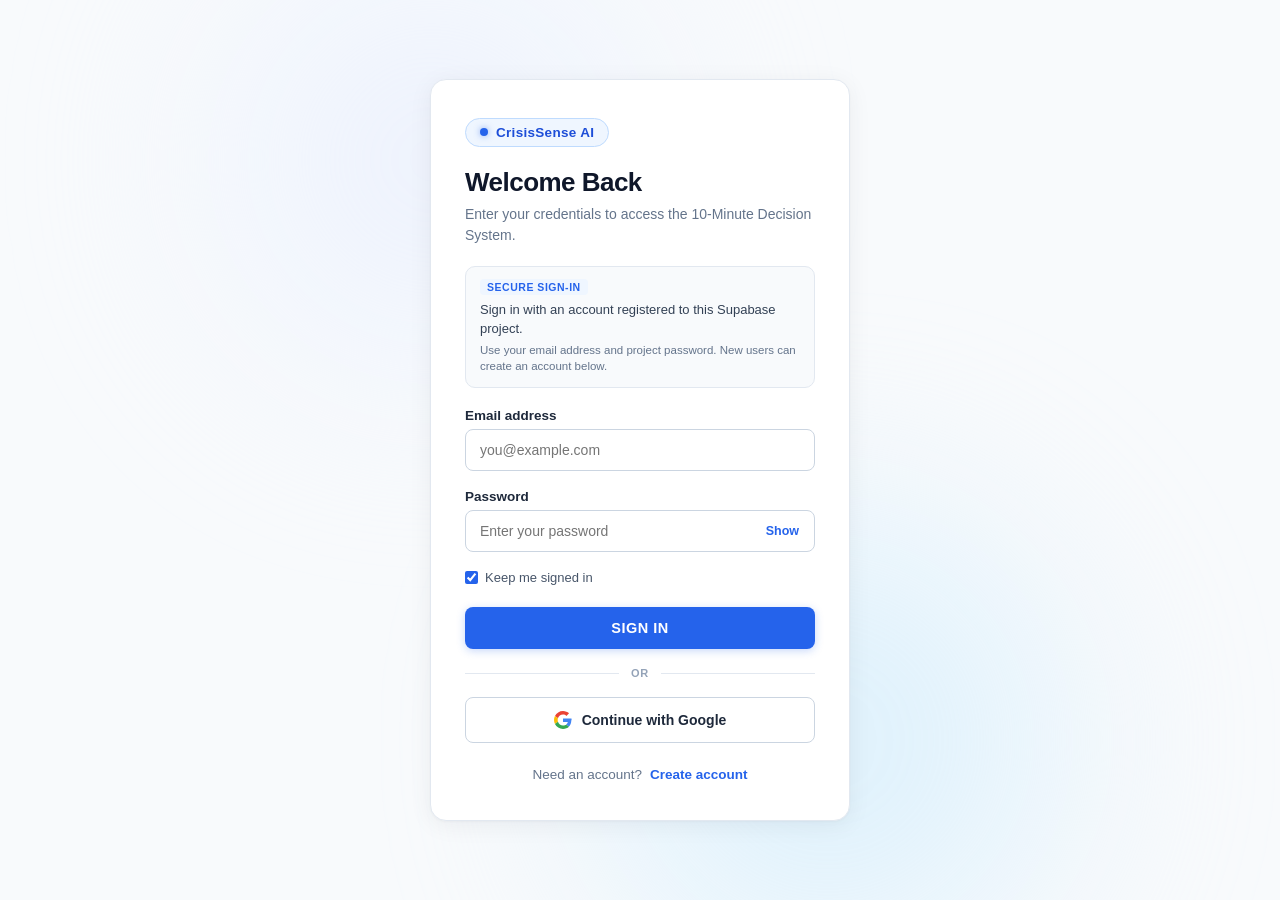
<file: frontend/login.html>
<!DOCTYPE html>
<html lang="en">
<head>
    <meta charset="UTF-8">
    <meta name="viewport" content="width=device-width, initial-scale=1.0">
    <title>CrisisSense AI — Tactical Duty Access</title>

    <link rel="stylesheet" href="login.css">
    <script type="module" src="login.js"></script>
</head>
<body>

    <!-- Subtle Decent Background -->
    <div class="login-bg-mesh" aria-hidden="true">
        <div class="bg-orb orb-1"></div>
        <div class="bg-orb orb-2"></div>
    </div>

    <div class="login-container">

        <!-- Logo -->
        <div class="brand-badge">
            <span class="brand-dot"></span>
            <span class="brand-text">CrisisSense AI</span>
        </div>

        <h1 class="login-heading">Welcome Back</h1>
        <p class="subtitle">
            Enter your credentials to access the 10-Minute Decision System.
        </p>

        <!-- Supabase Account Notice -->
        <div class="demo-account-card">
            <div class="demo-card-header">
                <span class="demo-badge">SECURE SIGN-IN</span>
            </div>
            <div class="demo-creds-text">
                <div>Sign in with an account registered to this Supabase project.</div>
                <div class="demo-sub">Use your email address and project password. New users can create an account below.</div>
            </div>
        </div>

        <form id="loginForm" novalidate>

            <div class="form-group">
                <label for="email">Email address</label>
                <input
                    type="email"
                    id="email"
                    placeholder="you@example.com"
                    autocomplete="email"
                    required
                >
            </div>

            <div class="form-group">
                <label for="password">Password</label>

                <div class="password-wrapper">
                    <input
                        type="password"
                        id="password"
                        placeholder="Enter your password"
                        autocomplete="current-password"
                        required
                    >

                    <button
                        type="button"
                        class="toggle-password"
                        id="togglePassword"
                    >Show</button>
                </div>
            </div>

            <div class="options">
                <label class="remember">
                    <input type="checkbox" id="remember" checked>
                    Keep me signed in
                </label>
            </div>

            <button type="submit" class="login-button" id="loginBtn">
                SIGN IN
            </button>

            <div class="auth-divider" aria-hidden="true"><span>OR</span></div>

            <button type="button" class="google-login-button" id="googleLoginBtn">
                <svg class="google-icon" viewBox="0 0 48 48" aria-hidden="true">
                    <path fill="#EA4335" d="M24 9.5c3.54 0 6.71 1.22 9.21 3.6l6.85-6.85C35.89 2.38 30.47 0 24 0 14.62 0 6.51 5.38 2.56 13.22l7.98 6.19C12.43 13.72 17.74 9.5 24 9.5z"/>
                    <path fill="#4285F4" d="M46.98 24.55c0-1.57-.15-3.09-.38-4.55H24v9.02h12.91c-.58 2.96-2.26 5.48-4.73 7.18l7.27 5.64c4.25-3.92 6.7-9.7 6.7-17.29z"/>
                    <path fill="#FBBC05" d="M10.53 28.59A14.4 14.4 0 0 1 9.75 24c0-1.59.27-3.13.76-4.59l-7.98-6.19A23.9 23.9 0 0 0 0 24c0 3.87.93 7.52 2.56 10.78l7.97-6.19z"/>
                    <path fill="#34A853" d="M24 48c6.48 0 11.93-2.13 15.9-5.8l-7.27-5.64c-2.02 1.35-4.6 2.15-8.63 2.15-6.26 0-11.57-4.22-13.46-9.91l-7.98 6.19C6.51 42.62 14.62 48 24 48z"/>
                </svg>
                Continue with Google
            </button>

            <p id="message" role="status" aria-live="polite"></p>

        </form>

        <p class="signup">
            Need an account?
            <a href="register.html">Create account</a>
        </p>

    </div>

</body>
</html>
</file>
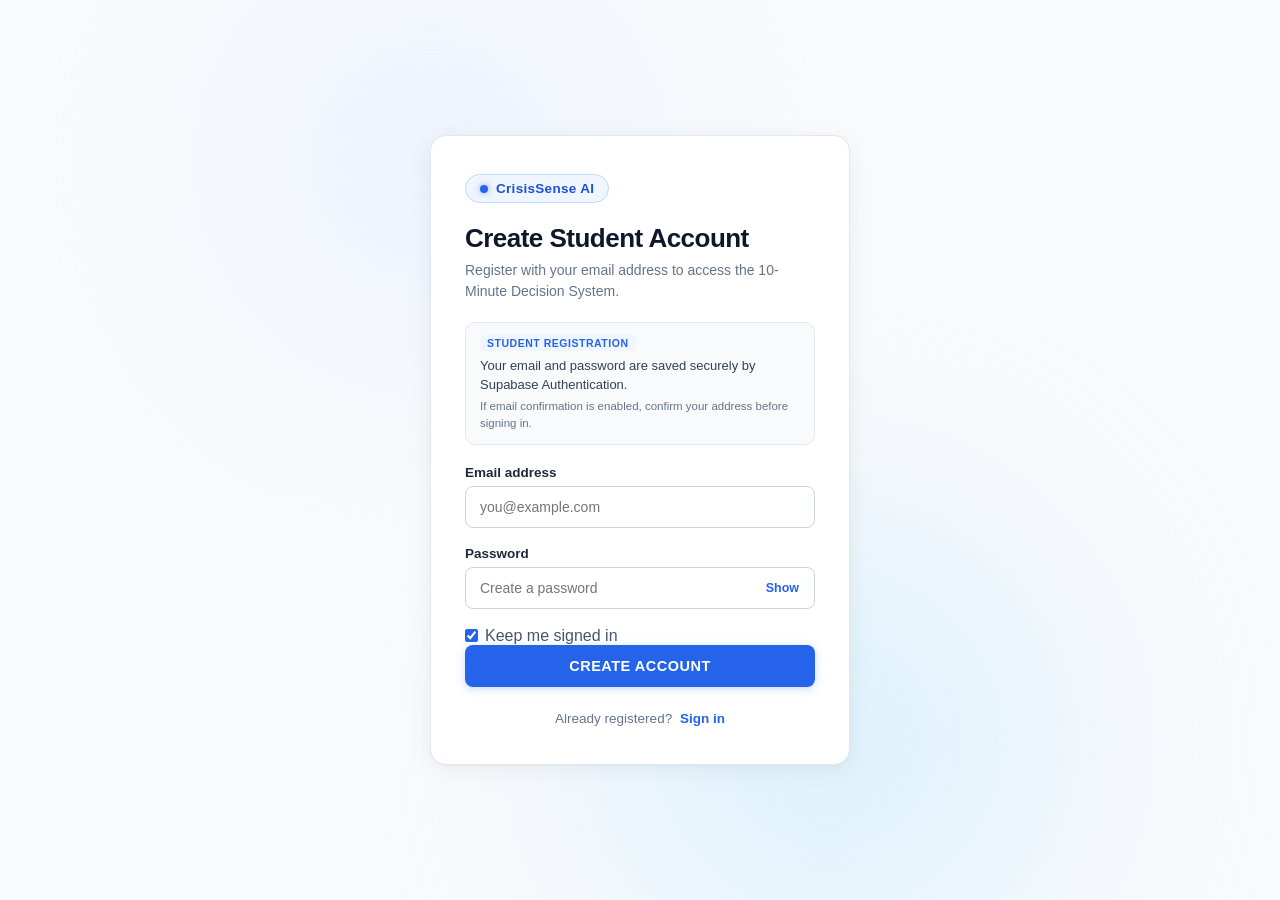
<file: frontend/register.html>
<!DOCTYPE html>
<html lang="en">
<head>
    <meta charset="UTF-8">
    <meta name="viewport" content="width=device-width, initial-scale=1.0">
    <title>Create Student Account — CrisisSense AI</title>

    <link rel="stylesheet" href="login.css">
    <script type="module" src="register.js"></script>
</head>
<body>
    <div class="login-bg-mesh" aria-hidden="true">
        <div class="bg-orb orb-1"></div>
        <div class="bg-orb orb-2"></div>
    </div>

    <main class="login-container">
        <div class="brand-badge">
            <span class="brand-dot"></span>
            <span class="brand-text">CrisisSense AI</span>
        </div>

        <h1 class="login-heading">Create Student Account</h1>
        <p class="subtitle">Register with your email address to access the 10-Minute Decision System.</p>

        <div class="demo-account-card">
            <div class="demo-card-header">
                <span class="demo-badge">STUDENT REGISTRATION</span>
            </div>
            <div class="demo-creds-text">
                Your email and password are saved securely by Supabase Authentication.
                <div class="demo-sub">If email confirmation is enabled, confirm your address before signing in.</div>
            </div>
        </div>

        <form id="registerForm" novalidate>
            <div class="form-group">
                <label for="email">Email address</label>
                <input
                    type="email"
                    id="email"
                    placeholder="you@example.com"
                    autocomplete="email"
                    required
                >
            </div>

            <div class="form-group">
                <label for="password">Password</label>
                <div class="password-wrapper">
                    <input
                        type="password"
                        id="password"
                        placeholder="Create a password"
                        autocomplete="new-password"
                        minlength="6"
                        required
                    >
                    <button type="button" class="toggle-password" id="togglePassword">Show</button>
                </div>
            </div>

            <label class="remember">
                <input type="checkbox" id="remember" checked>
                Keep me signed in
            </label>

            <button type="submit" class="login-button" id="registerBtn">CREATE ACCOUNT</button>
            <p id="message" role="status" aria-live="polite"></p>
        </form>

        <p class="signup">
            Already registered?
            <a href="login.html">Sign in</a>
        </p>
    </main>
</body>
</html>
</file>
<file: frontend/login.css>
* {
    margin: 0;
    padding: 0;
    box-sizing: border-box;
    font-family: -apple-system, BlinkMacSystemFont, "Segoe UI", Roboto, "Plus Jakarta Sans", sans-serif;
}

body {
    min-height: 100vh;
    display: flex;
    align-items: center;
    justify-content: center;
    background-color: #f8fafc;
    padding: 20px;
    position: relative;
    overflow-x: hidden;
}

/* Subtle Decent Background Mesh */
.login-bg-mesh {
    position: fixed;
    top: 0;
    left: 0;
    width: 100vw;
    height: 100vh;
    pointer-events: none;
    z-index: 1;
    overflow: hidden;
}

.bg-orb {
    position: absolute;
    border-radius: 50%;
    filter: blur(90px);
    opacity: 0.5;
}

.orb-1 {
    width: 480px;
    height: 480px;
    background: radial-gradient(circle, #e0e7ff 0%, #eff6ff 70%, transparent 100%);
    top: -80px;
    left: 15%;
}

.orb-2 {
    width: 520px;
    height: 520px;
    background: radial-gradient(circle, #bae6fd 0%, #e0f2fe 70%, transparent 100%);
    bottom: -100px;
    right: 15%;
}

/* Login Card Container */
.login-container {
    width: 100%;
    max-width: 420px;
    background: #ffffff;
    padding: 38px 34px;
    border-radius: 16px;
    box-shadow: 0 4px 25px rgba(15, 23, 42, 0.06), 0 1px 3px rgba(15, 23, 42, 0.04);
    border: 1px solid #e2e8f0;
    position: relative;
    z-index: 2;
}

/* Brand Badge */
.brand-badge {
    display: inline-flex;
    align-items: center;
    gap: 8px;
    background: #eff6ff;
    border: 1px solid #bfdbfe;
    color: #1d4ed8;
    padding: 6px 14px;
    border-radius: 999px;
    font-size: 13.5px;
    font-weight: 700;
    letter-spacing: 0.3px;
    margin-bottom: 20px;
}

.brand-dot {
    width: 8px;
    height: 8px;
    border-radius: 50%;
    background: #2563eb;
    box-shadow: 0 0 6px rgba(37, 99, 235, 0.5);
}

.login-heading {
    color: #0f172a;
    font-size: 26px;
    font-weight: 800;
    letter-spacing: -0.02em;
    margin-bottom: 6px;
}

.subtitle {
    color: #64748b;
    font-size: 14px;
    line-height: 1.5;
    margin-bottom: 20px;
}

/* Demo Account Card */
.demo-account-card {
    background: #f8fafc;
    border: 1px solid #e2e8f0;
    border-radius: 10px;
    padding: 12px 14px;
    margin-bottom: 20px;
}

.demo-card-header {
    display: flex;
    justify-content: space-between;
    align-items: center;
    margin-bottom: 6px;
}

.demo-badge {
    font-size: 10.5px;
    font-weight: 700;
    letter-spacing: 0.05em;
    color: #2563eb;
    background: #eff6ff;
    padding: 2px 7px;
    border-radius: 4px;
}

.btn-demo-autofill {
    background: #2563eb;
    color: #ffffff;
    border: none;
    font-size: 11.5px;
    font-weight: 600;
    padding: 3px 10px;
    border-radius: 5px;
    cursor: pointer;
    transition: background 0.15s ease;
}

.btn-demo-autofill:hover {
    background: #1d4ed8;
}

.demo-creds-text {
    font-size: 13px;
    color: #334155;
    line-height: 1.45;
}

.demo-sub {
    font-size: 11.5px;
    color: #64748b;
    margin-top: 3px;
}

/* Form Styles */
.form-group {
    margin-bottom: 18px;
}

.form-group > label {
    display: block;
    color: #1e293b;
    font-size: 13.5px;
    font-weight: 600;
    margin-bottom: 6px;
}

input[type="email"],
input[type="password"],
input[type="text"] {
    width: 100%;
    padding: 12px 14px;
    border: 1px solid #cbd5e1;
    border-radius: 8px;
    font-size: 14px;
    color: #0f172a;
    background: #ffffff;
    outline: none;
    transition: border-color 0.2s, box-shadow 0.2s;
}

input:focus {
    border-color: #2563eb;
    box-shadow: 0 0 0 3px rgba(37, 99, 235, 0.12);
}

input.input-error {
    border-color: #ef4444 !important;
    background: #fff5f5;
}

.password-wrapper {
    position: relative;
}

.password-wrapper input {
    padding-right: 68px;
}

.toggle-password {
    position: absolute;
    right: 12px;
    top: 50%;
    transform: translateY(-50%);
    background: none;
    border: none;
    color: #2563eb;
    cursor: pointer;
    font-size: 12.5px;
    font-weight: 600;
    padding: 4px;
}

.toggle-password:hover {
    color: #1d4ed8;
}

.options {
    display: flex;
    justify-content: space-between;
    align-items: center;
    gap: 10px;
    margin-bottom: 22px;
    font-size: 13px;
}

.remember {
    display: flex;
    align-items: center;
    gap: 7px;
    color: #475569;
    cursor: pointer;
    user-select: none;
}

.remember input {
    accent-color: #2563eb;
    cursor: pointer;
}

a {
    color: #2563eb;
    text-decoration: none;
    cursor: pointer;
}

a:hover {
    text-decoration: underline;
}

/* Login Button */
.login-button {
    width: 100%;
    padding: 13px;
    background: #2563eb;
    color: #ffffff;
    border: none;
    border-radius: 8px;
    font-size: 14.5px;
    font-weight: 700;
    cursor: pointer;
    letter-spacing: 0.5px;
    transition: background 0.15s ease, transform 0.1s ease;
    display: flex;
    align-items: center;
    justify-content: center;
    box-shadow: 0 2px 8px rgba(37, 99, 235, 0.25);
}

.login-button:hover {
    background: #1d4ed8;
    transform: translateY(-1px);
}

.login-button:active {
    transform: translateY(1px);
}

.login-button:disabled {
    background: #94a3b8;
    cursor: not-allowed;
    transform: none;
}

.auth-divider {
    display: flex;
    align-items: center;
    gap: 12px;
    margin: 18px 0;
    color: #94a3b8;
    font-size: 11px;
    font-weight: 600;
    letter-spacing: 0.08em;
}

.auth-divider::before,
.auth-divider::after {
    content: "";
    flex: 1;
    height: 1px;
    background: #e2e8f0;
}

.google-login-button {
    width: 100%;
    min-height: 46px;
    display: flex;
    align-items: center;
    justify-content: center;
    gap: 10px;
    padding: 11px 14px;
    border: 1px solid #cbd5e1;
    border-radius: 8px;
    background: #ffffff;
    color: #1e293b;
    font-size: 14px;
    font-weight: 600;
    cursor: pointer;
    transition: background 0.15s ease, border-color 0.15s ease;
}

.google-login-button:hover {
    background: #f8fafc;
    border-color: #94a3b8;
}

.google-login-button:disabled {
    color: #64748b;
    cursor: wait;
}

.google-icon {
    width: 18px;
    height: 18px;
    flex: 0 0 18px;
}

/* Feedback Messages */
#message {
    margin-top: 14px;
    font-size: 13px;
    line-height: 1.5;
    text-align: center;
    padding: 7px 12px;
    border-radius: 6px;
    min-height: 20px;
    display: none;
}

#message.message-error {
    display: block;
    background: #fef2f2;
    color: #dc2626;
    border: 1px solid #fecaca;
}

#message.message-success {
    display: block;
    background: #f0fdf4;
    color: #16a34a;
    border: 1px solid #bbf7d0;
}

.signup {
    text-align: center;
    color: #64748b;
    font-size: 13.5px;
    margin-top: 24px;
}

.signup a {
    color: #2563eb;
    text-decoration: none;
    font-weight: 600;
    margin-left: 4px;
    transition: color 0.15s ease;
}

.signup a:hover {
    color: #1d4ed8;
    text-decoration: underline;
}

@media (max-width: 450px) {
    .login-container {
        padding: 28px 20px;
    }
}
</file>
